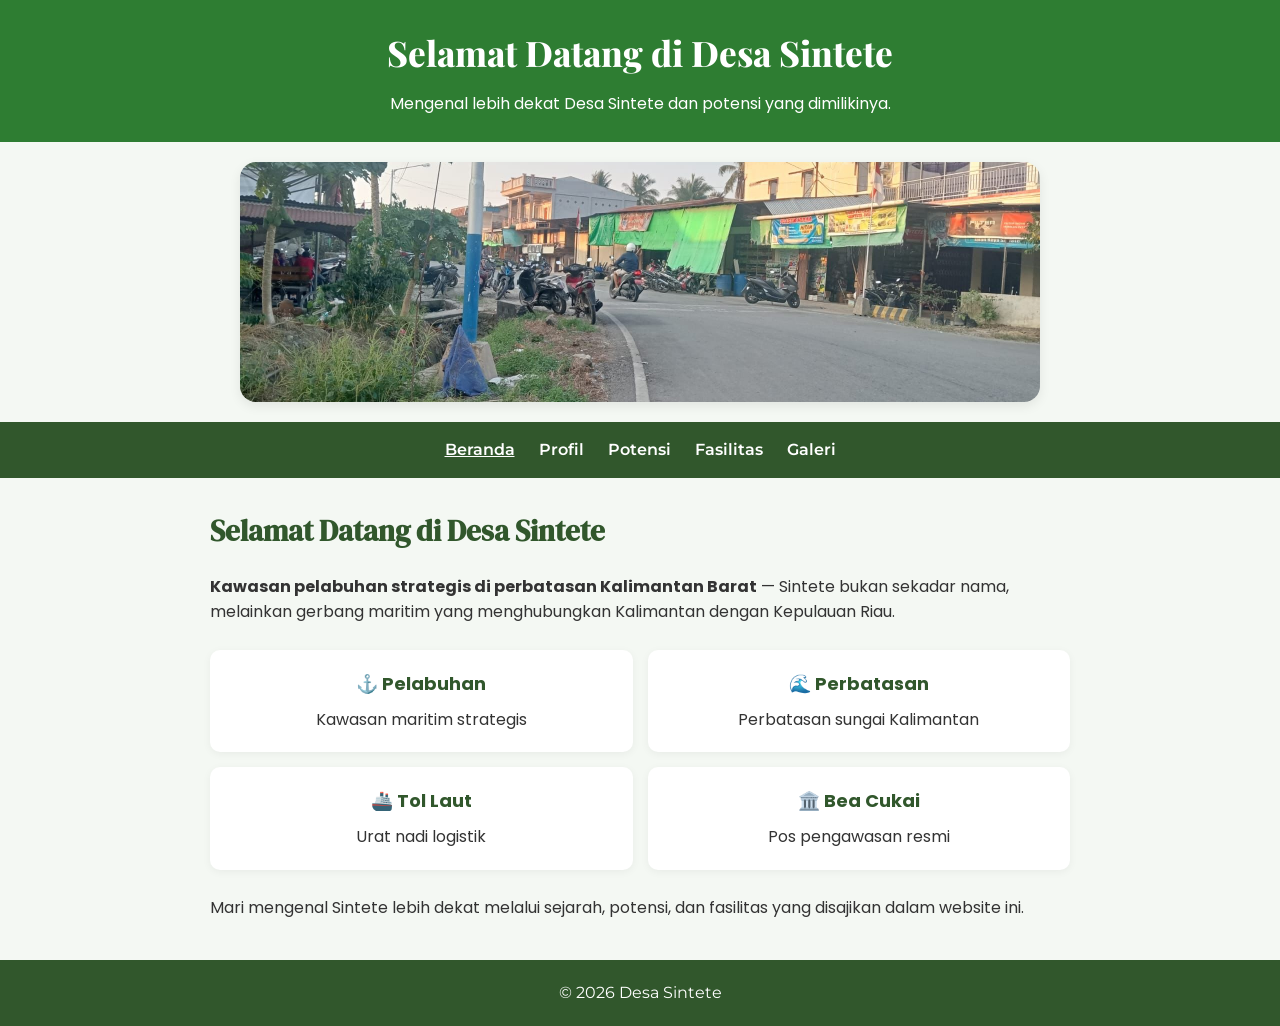
<file: index.html>
<!DOCTYPE html>
<html lang="id">
<head>
    <meta charset="UTF-8">
    <meta name="viewport" content="width=device-width, initial-scale=1.0">

    <title>Desa Sintete</title>

    <!-- GOOGLE FONTS -->
    <link rel="preconnect" href="https://fonts.googleapis.com">
    <link rel="preconnect" href="https://fonts.gstatic.com" crossorigin>

    <link href="https://fonts.googleapis.com/css2?family=DM+Serif+Display:ital@0;1&family=Montserrat:wght@500;600;700;800&family=Playfair+Display:wght@600;700;800&family=Poppins:wght@400;500;600;700;800&display=swap" rel="stylesheet">

    <!-- CSS WEBSITE -->
    <link rel="stylesheet" href="style.css">
</head>

<body>

    <!-- ===== HEADER ===== -->

    <header>
        <h1>Selamat Datang di Desa Sintete</h1>
        <p>Mengenal lebih dekat Desa Sintete dan potensi yang dimilikinya.</p>
    </header>

    <!-- ===== FOTO BERANDA ===== -->

    <img 
        src="images/jalan_masuk_sintete.jpg" 
        alt="Jalan Masuk Kawasan Sintete"
        style="width:90%; max-width:800px; height:240px; object-fit:cover; border-radius:16px; margin:20px auto; display:block; box-shadow:0 4px 12px rgba(0,0,0,0.08);"
    >

    <!-- ===== NAVIGASI ===== -->

    <nav>
        <a href="index.html" class="active">Beranda</a>
        <a href="profil.html">Profil</a>
        <a href="potensi.html">Potensi</a>
        <a href="fasilitas.html">Fasilitas</a>
        <a href="galeri.html">Galeri</a>
    </nav>

    <!-- ===== ISI UTAMA ===== -->

    <main>

        <h2>Selamat Datang di Desa Sintete</h2>

        <p>
            <strong>Kawasan pelabuhan strategis di perbatasan Kalimantan Barat</strong>
            — Sintete bukan sekadar nama, melainkan gerbang maritim yang menghubungkan
            Kalimantan dengan Kepulauan Riau.
        </p>

        <!-- ===== KOTAK INFORMASI ===== -->

        <div style="display: grid; grid-template-columns: 1fr 1fr; gap: 15px; margin: 25px 0;">

            <!-- PELABUHAN -->
            <a href="profil.html#foto-pelabuhan" style="text-decoration: none; background: white; padding: 20px; border-radius: 10px; text-align: center; box-shadow: 0 2px 8px rgba(0,0,0,0.05); color: inherit; display: block;">

                <h3 style="color: #31572c; font-size: 18px; margin-bottom: 8px;">
                    ⚓ Pelabuhan
                </h3>

                <p>Kawasan maritim strategis</p>

            </a>


            <!-- PERBATASAN -->
            <a href="profil.html#foto-perbatasan" style="text-decoration: none; background: white; padding: 20px; border-radius: 10px; text-align: center; box-shadow: 0 2px 8px rgba(0,0,0,0.05); color: inherit; display: block;">

                <h3 style="color: #31572c; font-size: 18px; margin-bottom: 8px;">
                    🌊 Perbatasan
                </h3>

                <p>Perbatasan sungai Kalimantan</p>

            </a>


            <!-- TOL LAUT -->
            <a href="potensi.html#foto-tol-laut" style="text-decoration: none; background: white; padding: 20px; border-radius: 10px; text-align: center; box-shadow: 0 2px 8px rgba(0,0,0,0.05); color: inherit; display: block;">

                <h3 style="color: #31572c; font-size: 18px; margin-bottom: 8px;">
                    🚢 Tol Laut
                </h3>

                <p>Urat nadi logistik</p>

            </a>


            <!-- BEA CUKAI -->
            <a href="profil.html#foto-bea-cukai" style="text-decoration: none; background: white; padding: 20px; border-radius: 10px; text-align: center; box-shadow: 0 2px 8px rgba(0,0,0,0.05); color: inherit; display: block;">

                <h3 style="color: #31572c; font-size: 18px; margin-bottom: 8px;">
                    🏛️ Bea Cukai
                </h3>

                <p>Pos pengawasan resmi</p>

            </a>

        </div>

        <p>
            Mari mengenal Sintete lebih dekat melalui sejarah, potensi, dan fasilitas
            yang disajikan dalam website ini.
        </p>

    </main>

    <!-- ===== FOOTER ===== -->

    <footer>
        <p>&copy; 2026 Desa Sintete</p>
    </footer>

</body>
</html>
</file>
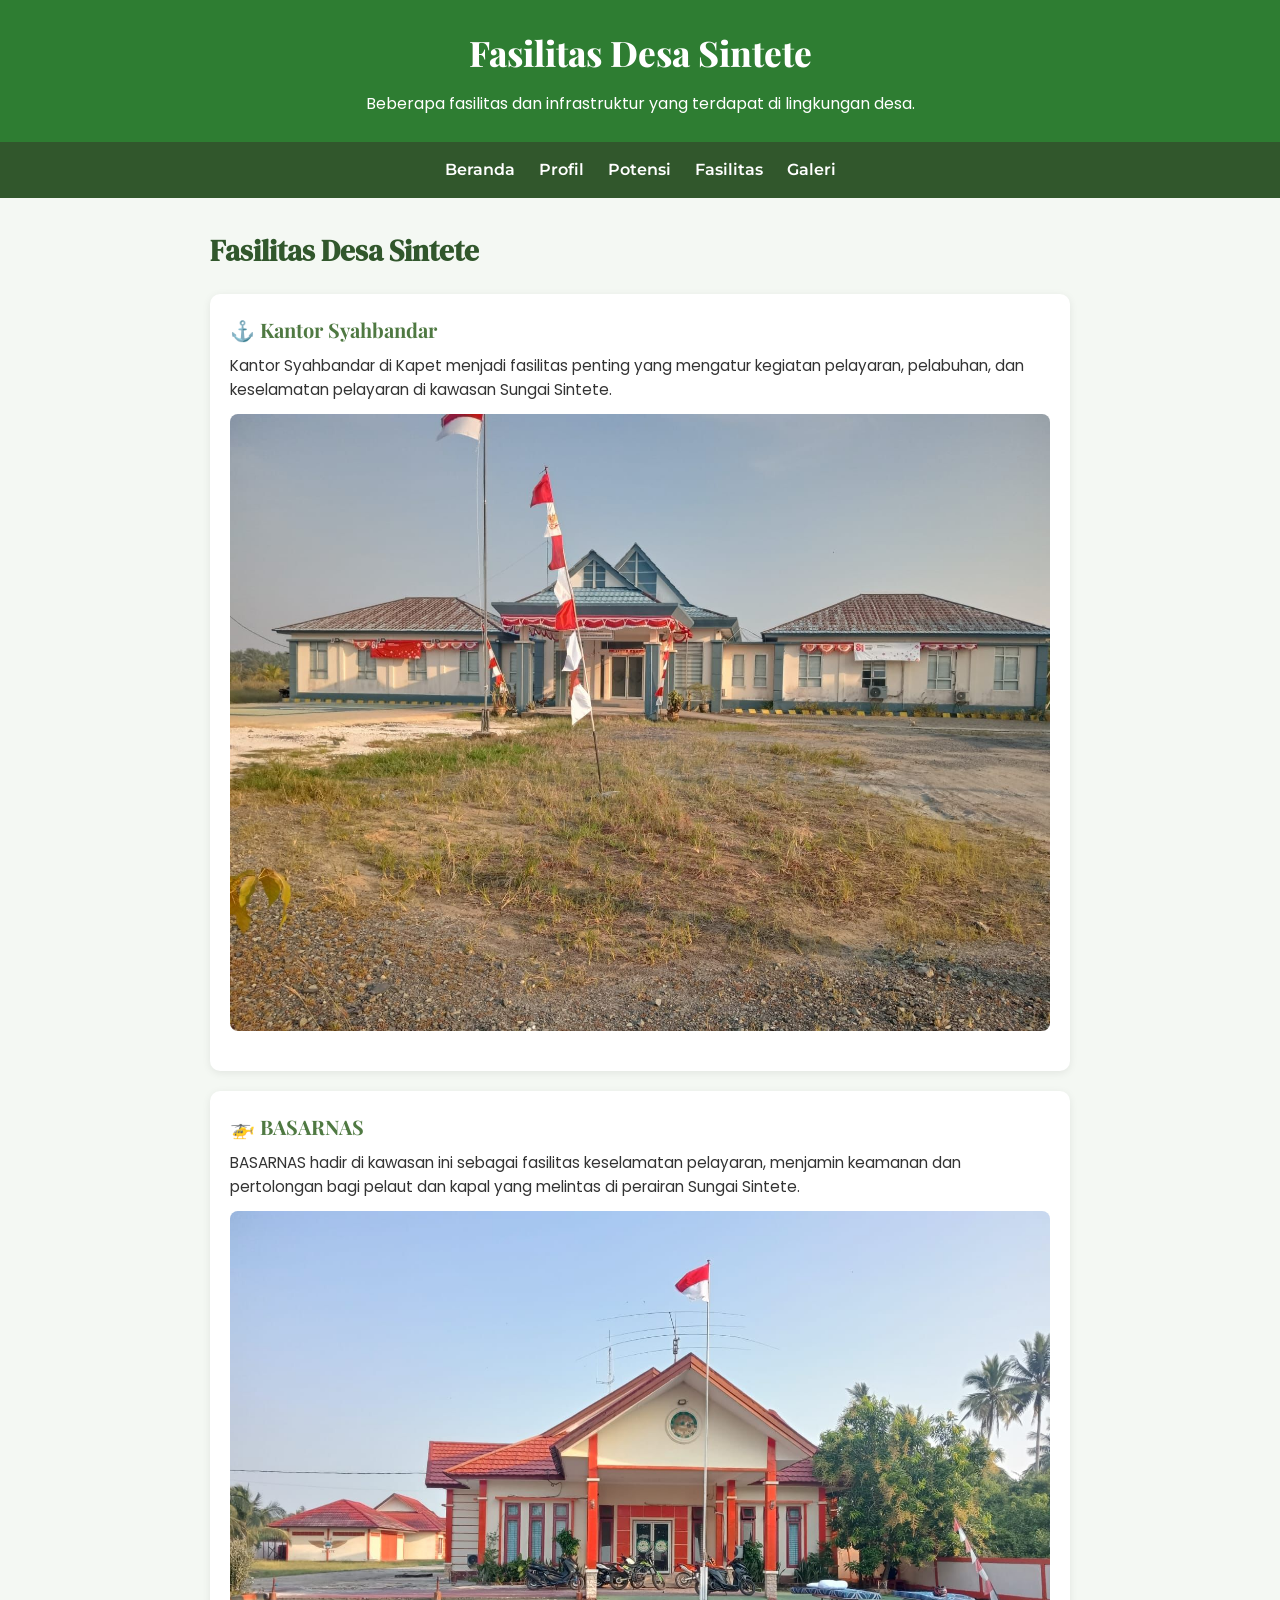
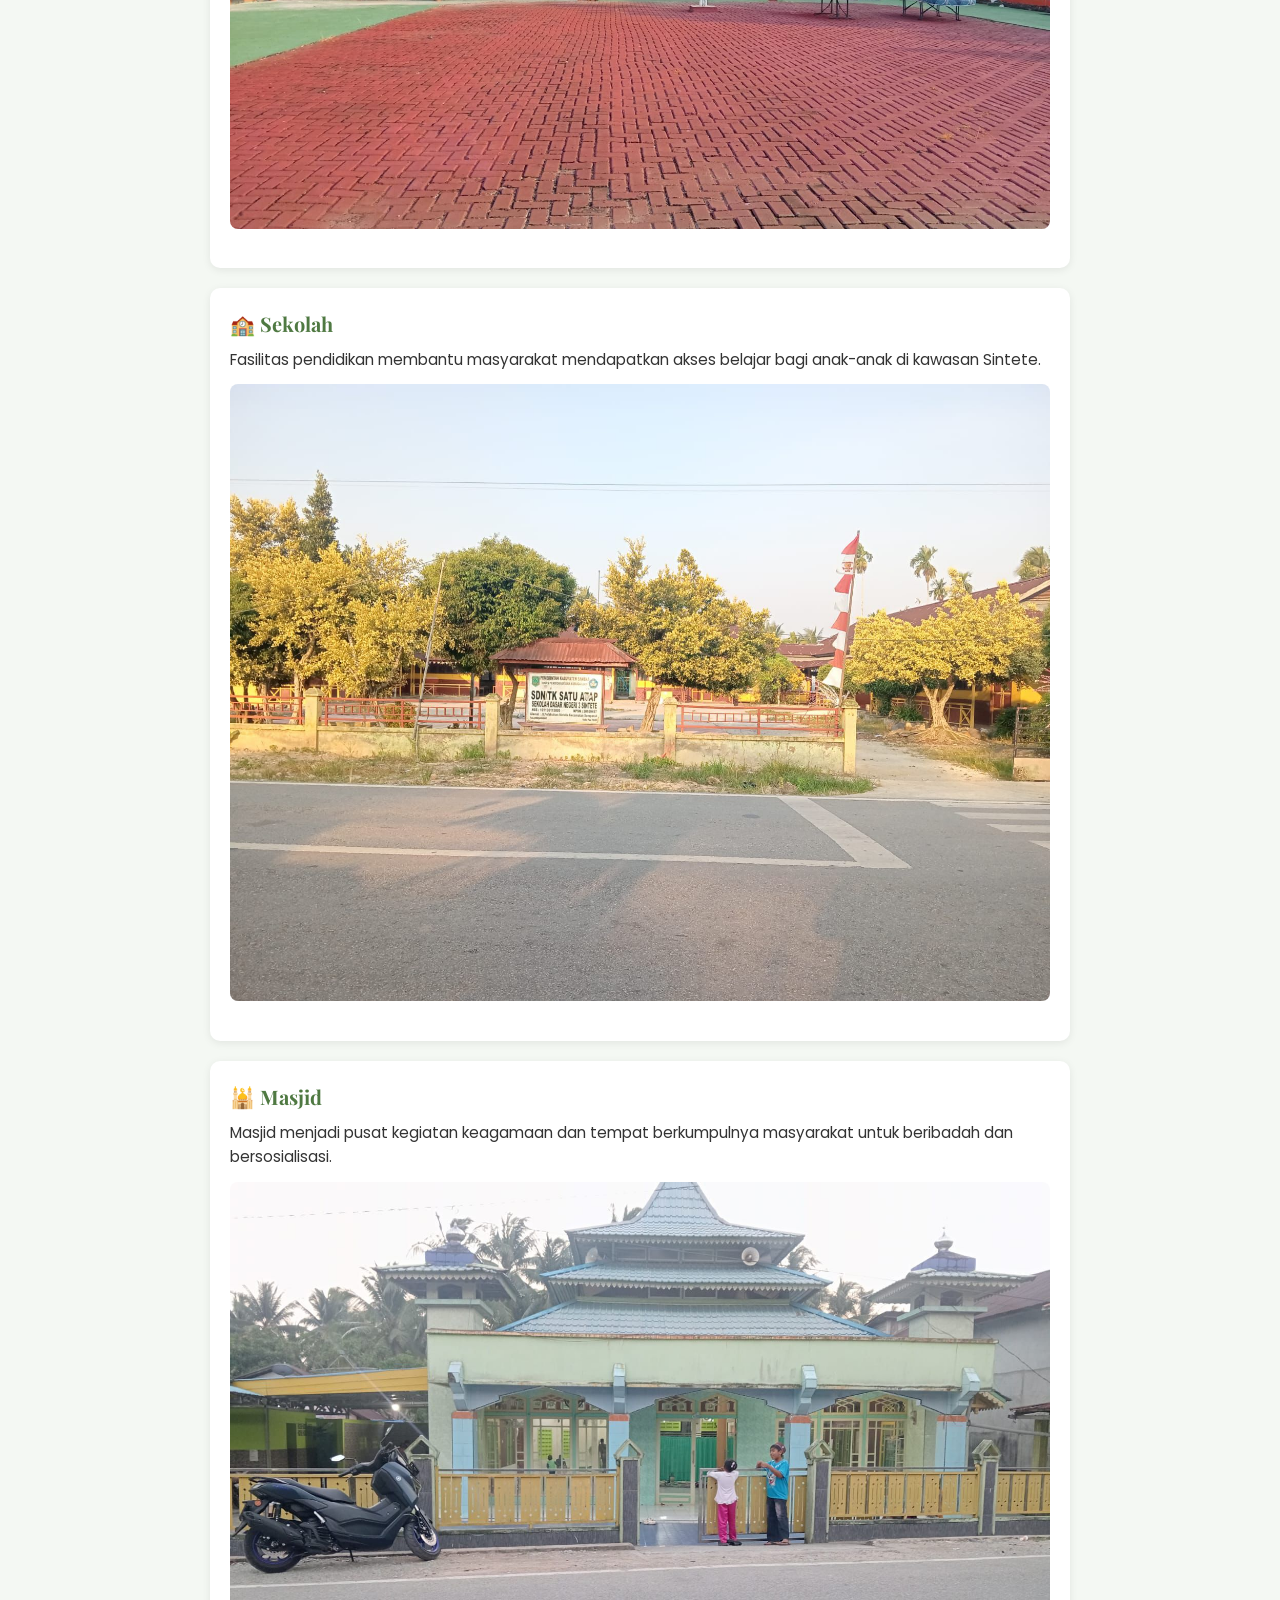
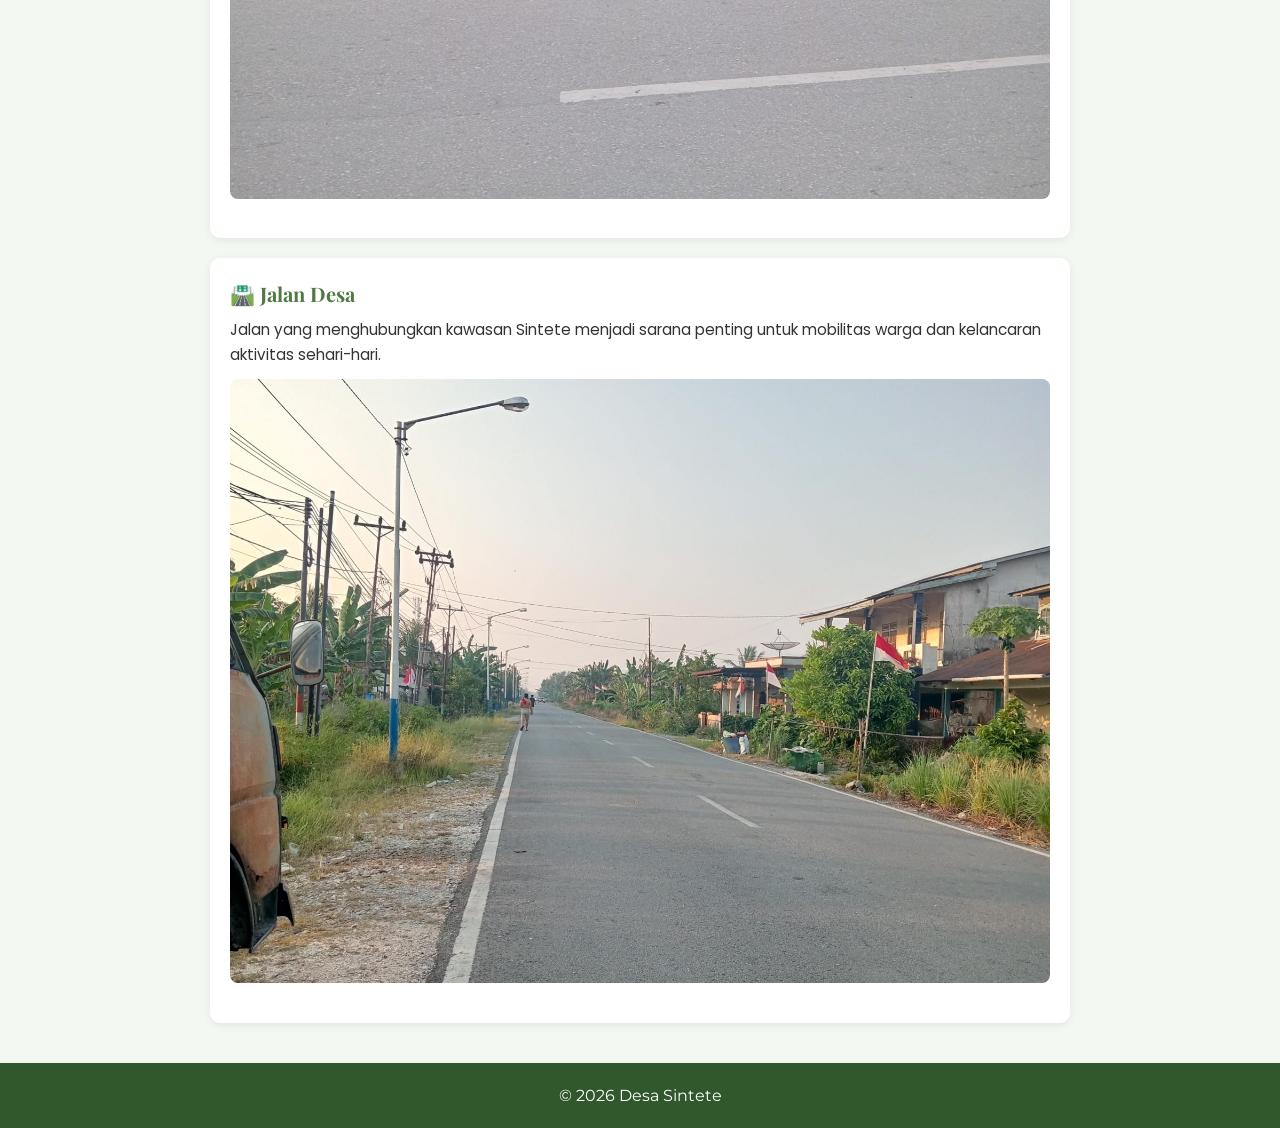
<file: fasilitas.html>
<!DOCTYPE html>
<html lang="id">
<head>
    <meta charset="UTF-8">
    <meta name="viewport" content="width=device-width, initial-scale=1.0">
    <title>Fasilitas Desa Sintete</title>

    <!-- GOOGLE FONTS -->
    <link rel="preconnect" href="https://fonts.googleapis.com">
    <link rel="preconnect" href="https://fonts.gstatic.com" crossorigin>

    <link href="https://fonts.googleapis.com/css2?family=DM+Serif+Display:ital@0;1&family=Montserrat:wght@500;600;700;800&family=Playfair+Display:wght@600;700;800&family=Poppins:wght@400;500;600;700;800&display=swap" rel="stylesheet">

    <!-- CSS WEBSITE -->
    <link rel="stylesheet" href="style.css">
</head>

<body>

    <header>
        <h1>Fasilitas Desa Sintete</h1>
        <p>Beberapa fasilitas dan infrastruktur yang terdapat di lingkungan desa.</p>
    </header>

    <nav>
        <a href="index.html">Beranda</a>
        <a href="profil.html">Profil</a>
        <a href="potensi.html">Potensi</a>
        <a href="fasilitas.html">Fasilitas</a>
        <a href="galeri.html">Galeri</a>
    </nav>

<main>
    <h2>Fasilitas Desa Sintete</h2>

    <section>
        <h3>⚓ Kantor Syahbandar</h3>
        <p>Kantor Syahbandar di Kapet menjadi fasilitas penting yang mengatur kegiatan pelayaran, pelabuhan, dan keselamatan pelayaran di kawasan Sungai Sintete.</p>
        <img src="images/kantor_syahbandar.jpg" alt="Kantor Syahbandar Sintete" style="width:100%; border-radius:8px; margin:12px 0;">
    </section>

    <section>
        <h3>🚁 BASARNAS</h3>
        <p>BASARNAS hadir di kawasan ini sebagai fasilitas keselamatan pelayaran, menjamin keamanan dan pertolongan bagi pelaut dan kapal yang melintas di perairan Sungai Sintete.</p>
        <img src="images/basarnas.jpg" alt="BASARNAS Sintete" style="width:100%; border-radius:8px; margin:12px 0;">
    </section>

    <section>
        <h3>🏫 Sekolah</h3>
        <p>Fasilitas pendidikan membantu masyarakat mendapatkan akses belajar bagi anak-anak di kawasan Sintete.</p>
        <img src="images/sekolah.jpg" alt="Sekolah di Sintete" style="width:100%; border-radius:8px; margin:12px 0;">
    </section>

    <section>
        <h3>🕌 Masjid</h3>
        <p>Masjid menjadi pusat kegiatan keagamaan dan tempat berkumpulnya masyarakat untuk beribadah dan bersosialisasi.</p>
        <img src="images/masjid.jpg" alt="Masjid Sintete" style="width:100%; border-radius:8px; margin:12px 0;">
    </section>

    <section>
        <h3>🛣️ Jalan Desa</h3>
        <p>Jalan yang menghubungkan kawasan Sintete menjadi sarana penting untuk mobilitas warga dan kelancaran aktivitas sehari-hari.</p>
        <img src="images/jalan_sintete.jpg" alt="Jalan Sintete" style="width:100%; border-radius:8px; margin:12px 0;">
    </section>
</main>

    <footer>
        <p>&copy; 2026 Desa Sintete</p>
    </footer>

</body>
</html>
</file>
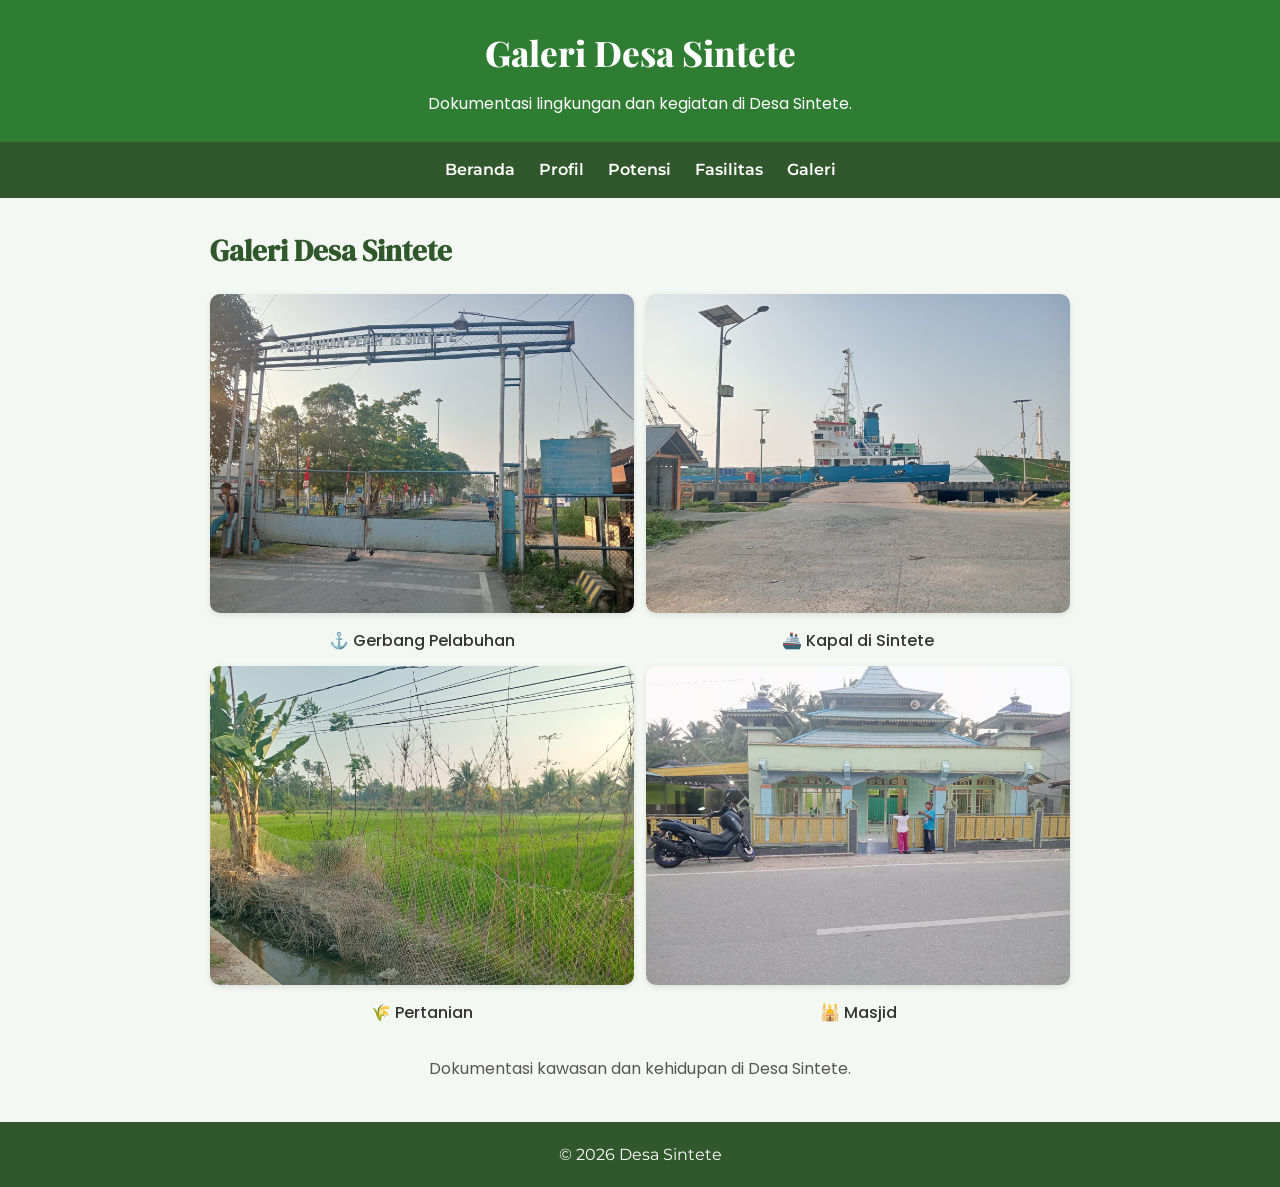
<file: galeri.html>
<!DOCTYPE html>
<html lang="id">
<head>
    <meta charset="UTF-8">
    <meta name="viewport" content="width=device-width, initial-scale=1.0">
    <title>Galeri Desa Sintete</title>

    <!-- GOOGLE FONTS -->
    <link rel="preconnect" href="https://fonts.googleapis.com">
    <link rel="preconnect" href="https://fonts.gstatic.com" crossorigin>

    <link href="https://fonts.googleapis.com/css2?family=DM+Serif+Display:ital@0;1&family=Montserrat:wght@500;600;700;800&family=Playfair+Display:wght@600;700;800&family=Poppins:wght@400;500;600;700;800&display=swap" rel="stylesheet">

    <!-- CSS WEBSITE -->
    <link rel="stylesheet" href="style.css">
</head>

<body>

    <header>
        <h1>Galeri Desa Sintete</h1>
        <p>Dokumentasi lingkungan dan kegiatan di Desa Sintete.</p>
    </header>

    <nav>
        <a href="index.html">Beranda</a>
        <a href="profil.html">Profil</a>
        <a href="potensi.html">Potensi</a>
        <a href="fasilitas.html">Fasilitas</a>
        <a href="galeri.html">Galeri</a>
    </nav>

    <main>
        <h2>Galeri Desa Sintete</h2>

        <div style="display: grid; grid-template-columns: 1fr 1fr; gap: 12px; margin-top: 20px;">

            <div style="text-align: center;">
                <img src="images/gerbang-pelabuhan.jpg"
                     alt="Gerbang Pelabuhan Sintete"
                     style="width:100%; border-radius:10px; box-shadow: 0 2px 6px rgba(0,0,0,0.1);">
                <p style="margin-top: 8px; font-weight: 500;">⚓ Gerbang Pelabuhan</p>
            </div>

            <div style="text-align: center;">
                <img src="images/kapal2_sintete.jpg"
                     alt="Kapal di Pelabuhan Sintete"
                     style="width:100%; border-radius:10px; box-shadow: 0 2px 6px rgba(0,0,0,0.1);">
                <p style="margin-top: 8px; font-weight: 500;">🚢 Kapal di Sintete</p>
            </div>

            <div style="text-align: center;">
                <img src="images/pertanian_2.jpg"
                     alt="Kegiatan Pertanian Sintete"
                     style="width:100%; border-radius:10px; box-shadow: 0 2px 6px rgba(0,0,0,0.1);">
                <p style="margin-top: 8px; font-weight: 500;">🌾 Pertanian</p>
            </div>

            <div style="text-align: center;">
                <img src="images/masjid.jpg"
                     alt="Masjid di Kawasan Sintete"
                     style="width:100%; border-radius:10px; box-shadow: 0 2px 6px rgba(0,0,0,0.1);">
                <p style="margin-top: 8px; font-weight: 500;">🕌 Masjid</p>
            </div>

        </div>

        <p style="text-align: center; margin-top: 30px; color: #555;">
            Dokumentasi kawasan dan kehidupan di Desa Sintete.
        </p>
    </main>

    <footer>
        <p>&copy; 2026 Desa Sintete</p>
    </footer>

</body>
</html>
</file>
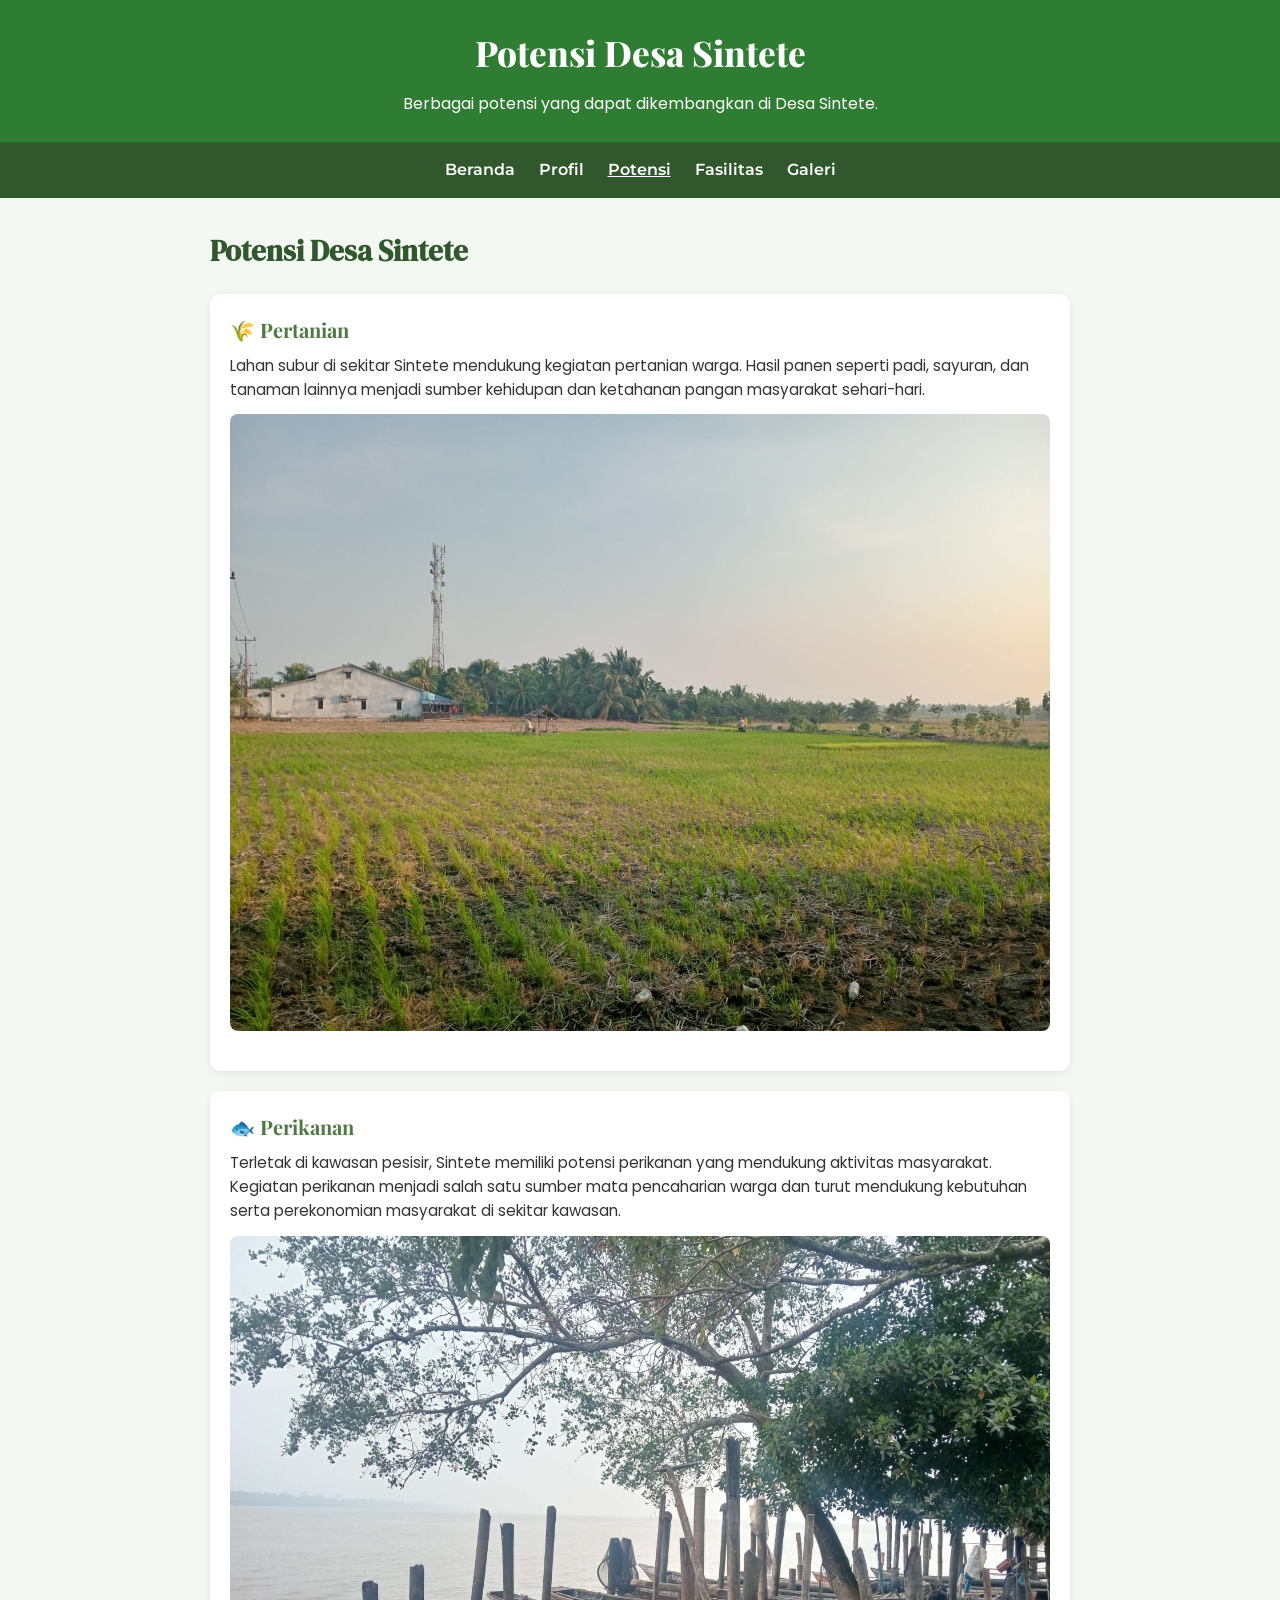
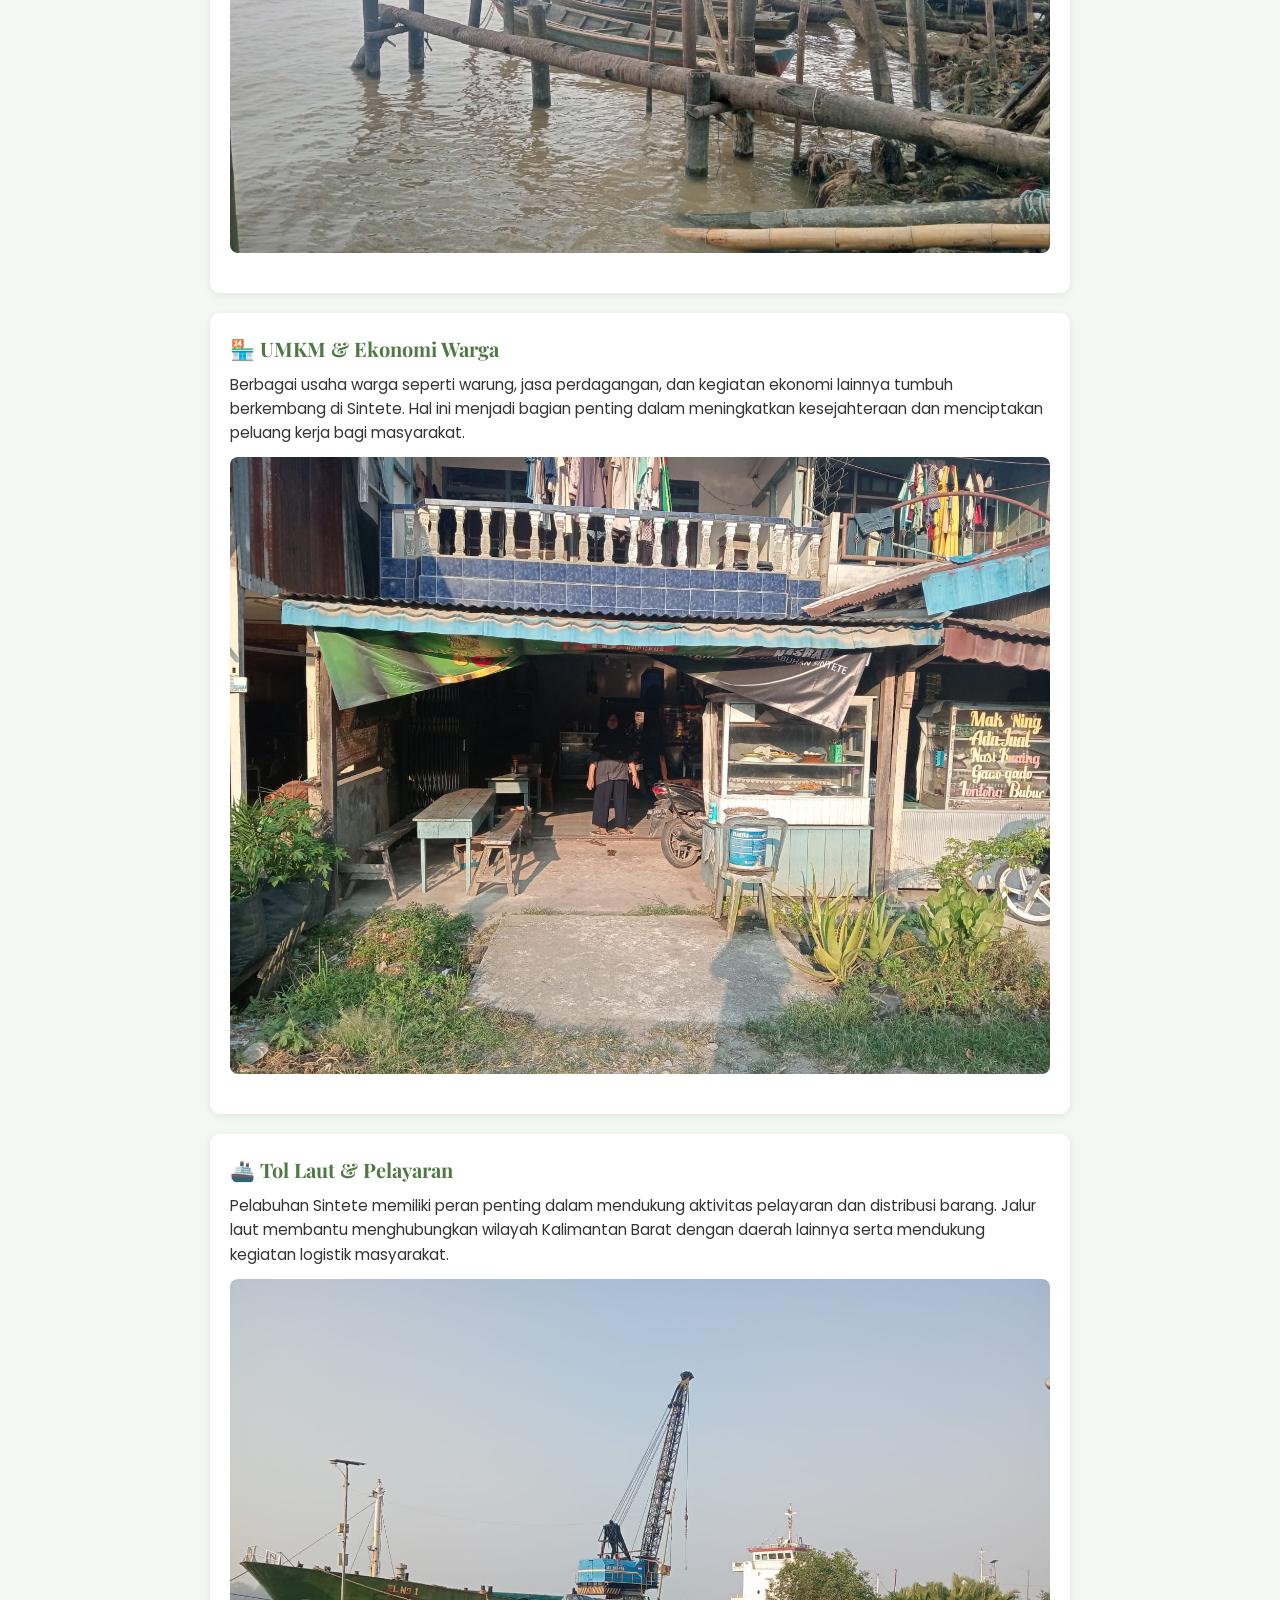
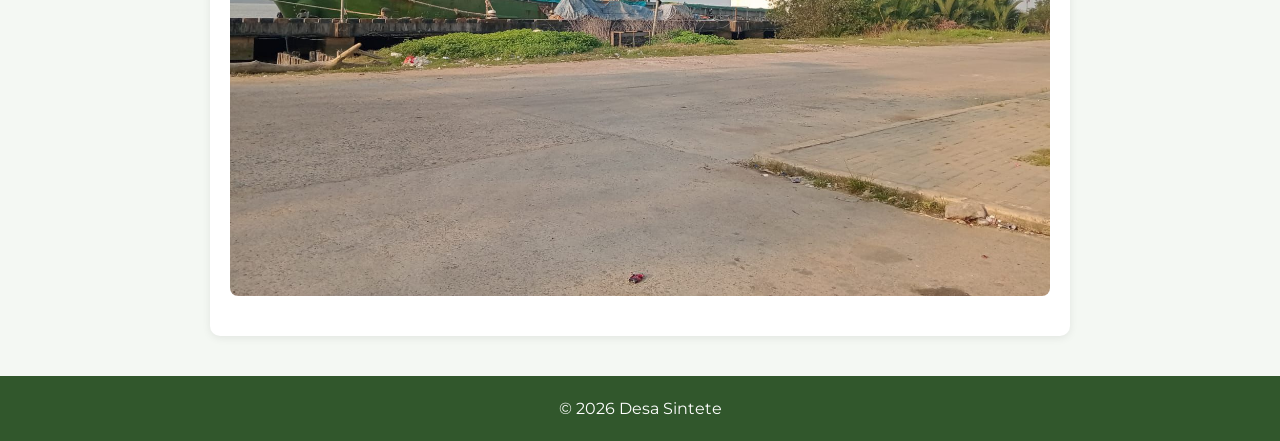
<file: potensi.html>
<!DOCTYPE html>
<html lang="id">

<head>
    <meta charset="UTF-8">
    <meta name="viewport" content="width=device-width, initial-scale=1.0">

    <title>Potensi Desa Sintete</title>

    <!-- GOOGLE FONTS -->
    <link rel="preconnect" href="https://fonts.googleapis.com">
    <link rel="preconnect" href="https://fonts.gstatic.com" crossorigin>

    <link href="https://fonts.googleapis.com/css2?family=DM+Serif+Display:ital@0;1&family=Montserrat:wght@500;600;700;800&family=Playfair+Display:wght@600;700;800&family=Poppins:wght@400;500;600;700;800&display=swap"
        rel="stylesheet">

    <!-- CSS WEBSITE -->
    <link rel="stylesheet" href="style.css">
</head>

<body>

    <!-- ===== HEADER ===== -->

    <header>
        <h1>Potensi Desa Sintete</h1>
        <p>Berbagai potensi yang dapat dikembangkan di Desa Sintete.</p>
    </header>


    <!-- ===== NAVIGASI ===== -->

    <nav>
        <a href="index.html">Beranda</a>
        <a href="profil.html">Profil</a>
        <a href="potensi.html" class="active">Potensi</a>
        <a href="fasilitas.html">Fasilitas</a>
        <a href="galeri.html">Galeri</a>
    </nav>


    <!-- ===== ISI UTAMA ===== -->

    <main>

        <h2>Potensi Desa Sintete</h2>


        <!-- ===== PERTANIAN ===== -->

        <section>

            <h3>🌾 Pertanian</h3>

            <p>
                Lahan subur di sekitar Sintete mendukung kegiatan pertanian
                warga. Hasil panen seperti padi, sayuran, dan tanaman lainnya
                menjadi sumber kehidupan dan ketahanan pangan masyarakat
                sehari-hari.
            </p>

            <img
                src="images/pertanian.jpg"
                alt="Kegiatan Pertanian Warga Sintete"
                style="width:100%; border-radius:8px; margin:12px 0;"
            >

        </section>


        <!-- ===== PERIKANAN ===== -->

        <section>

            <h3>🐟 Perikanan</h3>

            <p>
                Terletak di kawasan pesisir, Sintete memiliki potensi
                perikanan yang mendukung aktivitas masyarakat. Kegiatan
                perikanan menjadi salah satu sumber mata pencaharian warga
                dan turut mendukung kebutuhan serta perekonomian masyarakat
                di sekitar kawasan.
            </p>

            <img
                src="images/perahu_nelayan.jpg"
                alt="Perahu nelayan di perairan Sintete"
                style="width:100%; border-radius:8px; margin:12px 0;"
            >

        </section>


        <!-- ===== UMKM ===== -->

        <section>

            <h3>🏪 UMKM & Ekonomi Warga</h3>

            <p>
                Berbagai usaha warga seperti warung, jasa perdagangan,
                dan kegiatan ekonomi lainnya tumbuh berkembang di Sintete.
                Hal ini menjadi bagian penting dalam meningkatkan
                kesejahteraan dan menciptakan peluang kerja bagi masyarakat.
            </p>

            <img
                src="images/warung_umkm.jpg"
                alt="Usaha Warga Sintete"
                style="width:100%; border-radius:8px; margin:12px 0;"
            >

        </section>


        <!-- ===== TOL LAUT ===== -->

        <section>

            <h3>🚢 Tol Laut & Pelayaran</h3>

            <p>
                Pelabuhan Sintete memiliki peran penting dalam mendukung
                aktivitas pelayaran dan distribusi barang. Jalur laut
                membantu menghubungkan wilayah Kalimantan Barat dengan
                daerah lainnya serta mendukung kegiatan logistik masyarakat.
            </p>

            <img
                id="foto-tol-laut"
                src="images/kapal_1.jpg"
                alt="Kapal di kawasan perairan Sintete"
                style="width:100%; border-radius:8px; margin:12px 0;"
            >

        </section>

    </main>


    <!-- ===== FOOTER ===== -->

    <footer>
        <p>&copy; 2026 Desa Sintete</p>
    </footer>

</body>

</html>
</file>
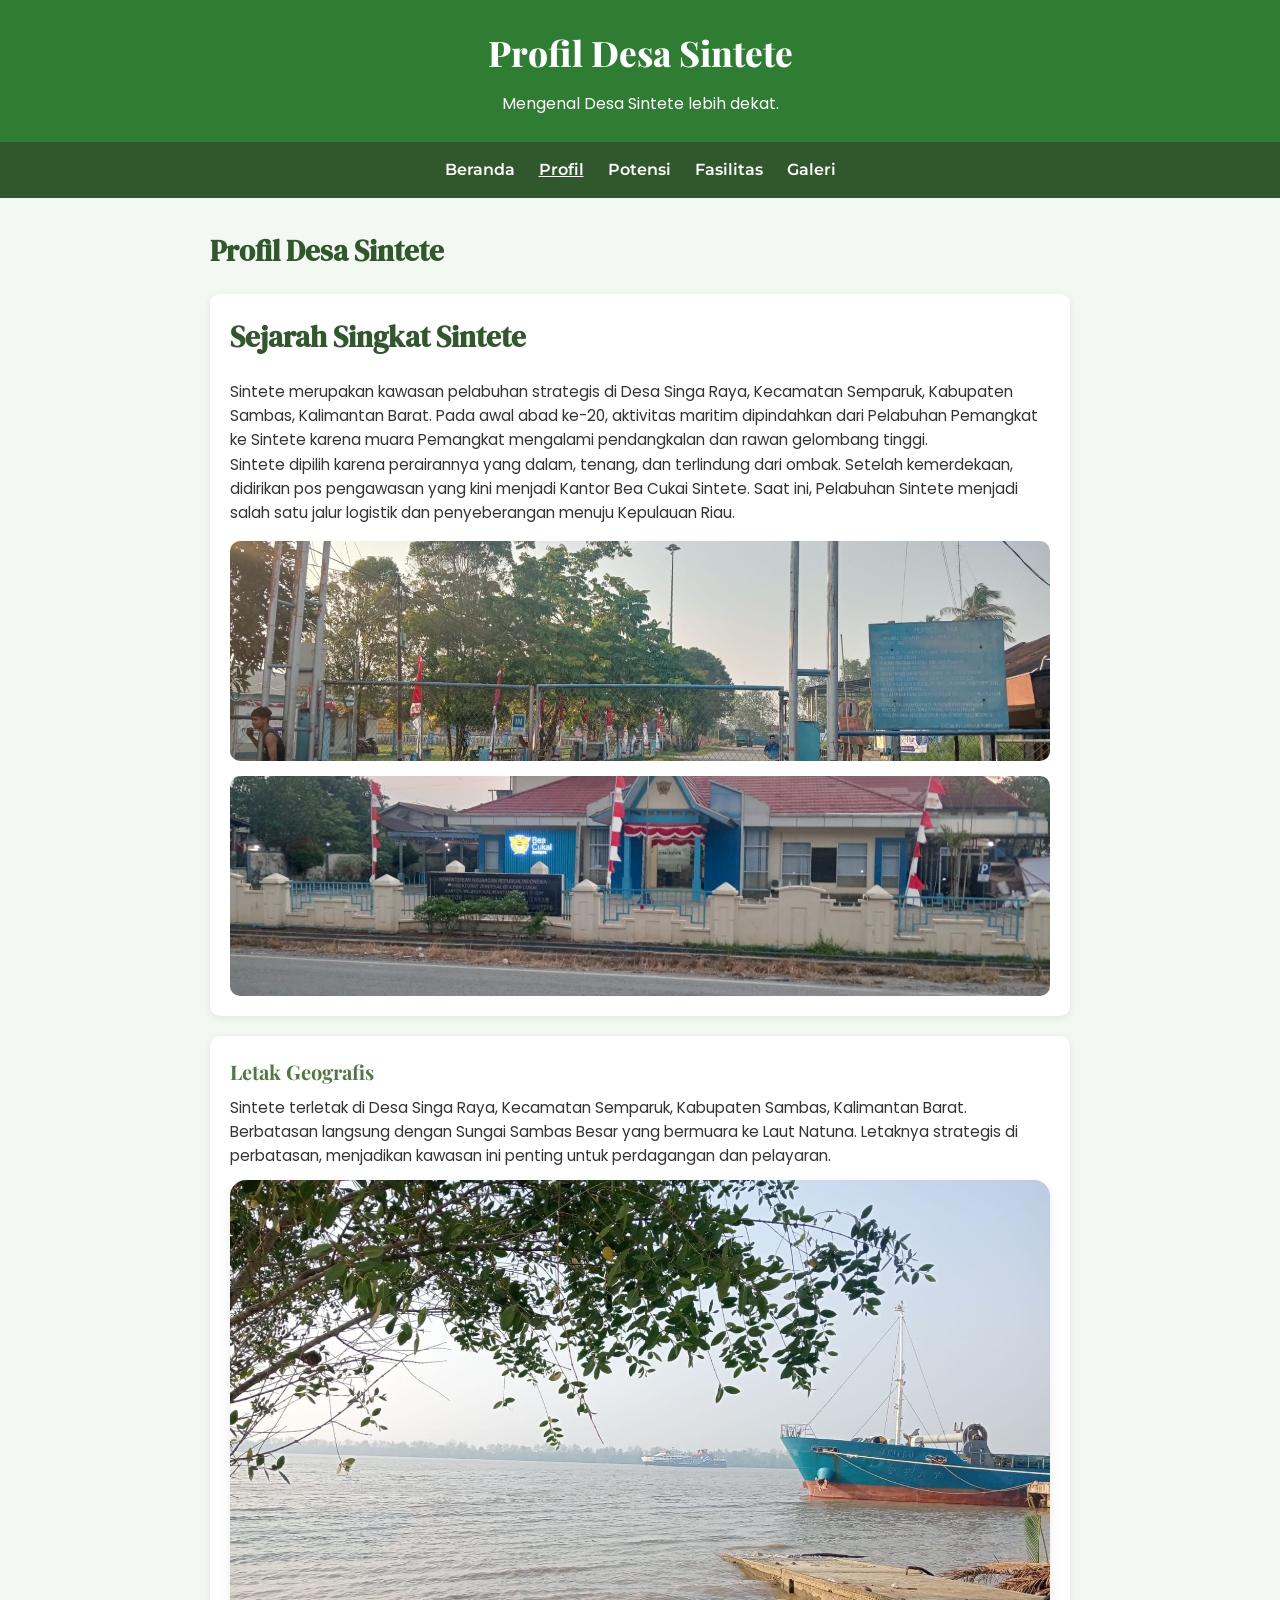
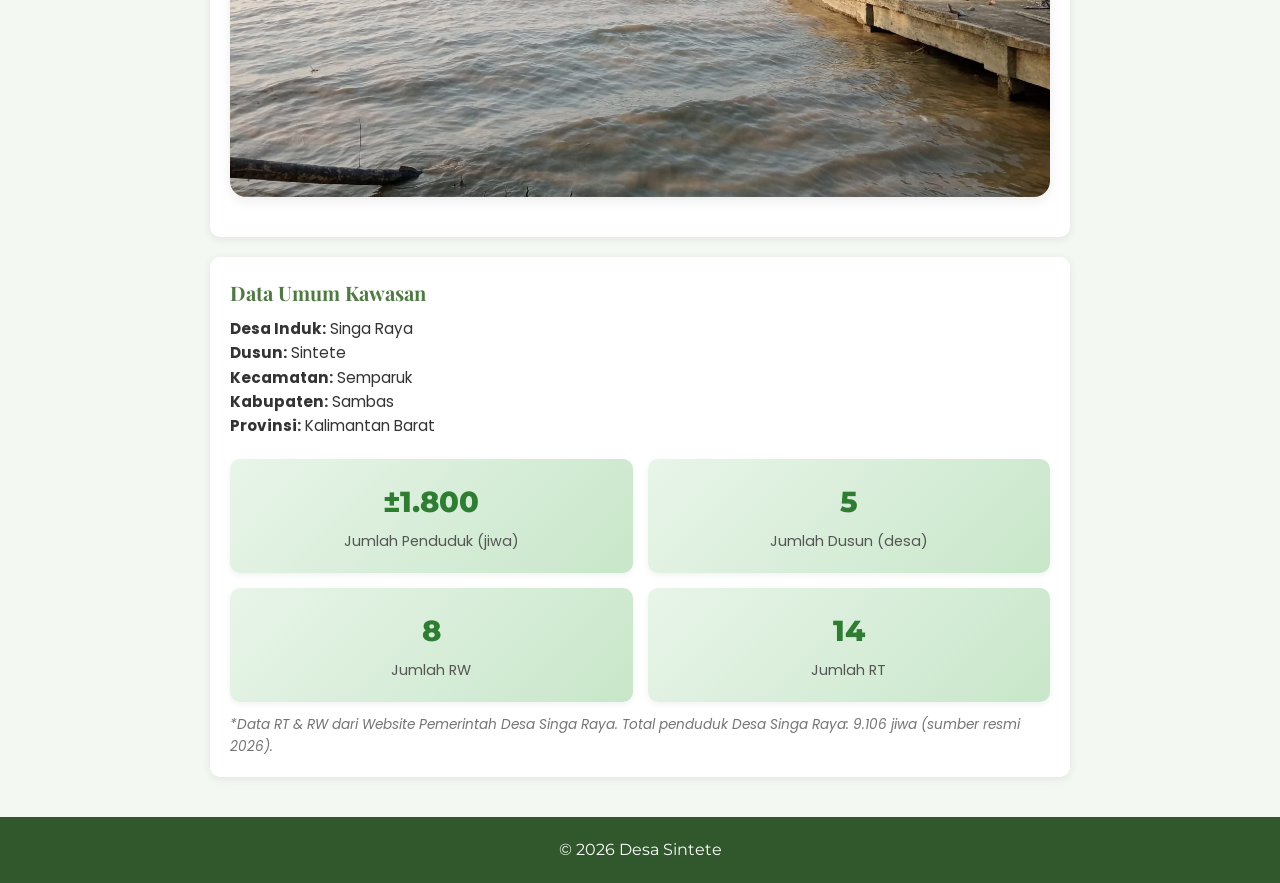
<file: profil.html>
<!DOCTYPE html>
<html lang="id">
<head>
    <meta charset="UTF-8">
    <meta name="viewport" content="width=device-width, initial-scale=1.0">
    <title>Profil Desa Sintete</title>

    <!-- GOOGLE FONTS -->
    <link rel="preconnect" href="https://fonts.googleapis.com">
    <link rel="preconnect" href="https://fonts.gstatic.com" crossorigin>

    <link href="https://fonts.googleapis.com/css2?family=DM+Serif+Display:ital@0;1&family=Montserrat:wght@500;600;700;800&family=Playfair+Display:wght@600;700;800&family=Poppins:wght@400;500;600;700;800&display=swap" rel="stylesheet">

    <!-- CSS WEBSITE -->
    <link rel="stylesheet" href="style.css">
</head>

<body>

    <header>
        <h1>Profil Desa Sintete</h1>
        <p>Mengenal Desa Sintete lebih dekat.</p>
    </header>

    <nav>
        <a href="index.html">Beranda</a>
        <a href="profil.html" class="active">Profil</a>
        <a href="potensi.html">Potensi</a>
        <a href="fasilitas.html">Fasilitas</a>
        <a href="galeri.html">Galeri</a>
    </nav>

    <main>

        <h2>Profil Desa Sintete</h2>

        <section id="sejarah">

            <h2>Sejarah Singkat Sintete</h2>

            <p>
                Sintete merupakan kawasan pelabuhan strategis di Desa Singa Raya,
                Kecamatan Semparuk, Kabupaten Sambas, Kalimantan Barat.
                Pada awal abad ke-20, aktivitas maritim dipindahkan dari
                Pelabuhan Pemangkat ke Sintete karena muara Pemangkat mengalami
                pendangkalan dan rawan gelombang tinggi.
            </p>

            <p>
                Sintete dipilih karena perairannya yang dalam, tenang, dan
                terlindung dari ombak. Setelah kemerdekaan, didirikan pos
                pengawasan yang kini menjadi Kantor Bea Cukai Sintete.
                Saat ini, Pelabuhan Sintete menjadi salah satu jalur logistik
                dan penyeberangan menuju Kepulauan Riau.
            </p>

            <div class="foto-sejarah">

                <!-- FOTO PELABUHAN -->
                <img
                    id="foto-pelabuhan"
                    src="images/gerbang-pelabuhan.jpg"
                    alt="Gerbang Pelabuhan Sungai Sintete"
                >

                <!-- FOTO BEA CUKAI -->
                <img
                    id="foto-bea-cukai"
                    src="images/bea-cukai.jpg"
                    alt="Kantor Bea Cukai Sintete"
                >

            </div>

        </section>


        <section>

            <h3>Letak Geografis</h3>

            <p>
                Sintete terletak di Desa Singa Raya, Kecamatan Semparuk,
                Kabupaten Sambas, Kalimantan Barat. Berbatasan langsung
                dengan Sungai Sambas Besar yang bermuara ke Laut Natuna.
                Letaknya strategis di perbatasan, menjadikan kawasan ini
                penting untuk perdagangan dan pelayaran.
            </p>

            <!-- FOTO SUNGAI -->
            <img
                id="foto-perbatasan"
                src="images/foto_sungai.jpg"
                alt="Pemandangan Sungai Sintete"
                style="width:100%; max-width:860px; border-radius:16px; margin:12px 0; box-shadow:0 4px 12px rgba(0,0,0,0.08);"
            >

        </section>


        <section>

            <h3>Data Umum Kawasan</h3>

            <p><strong>Desa Induk:</strong> Singa Raya</p>
            <p><strong>Dusun:</strong> Sintete</p>
            <p><strong>Kecamatan:</strong> Semparuk</p>
            <p><strong>Kabupaten:</strong> Sambas</p>
            <p><strong>Provinsi:</strong> Kalimantan Barat</p>

            <div class="data-grid">

                <div class="data-box">
                    <div class="angka">±1.800</div>
                    <div class="label">Jumlah Penduduk (jiwa)</div>
                </div>

                <div class="data-box">
                    <div class="angka">5</div>
                    <div class="label">Jumlah Dusun (desa)</div>
                </div>

                <div class="data-box">
                    <div class="angka">8</div>
                    <div class="label">Jumlah RW</div>
                </div>

                <div class="data-box">
                    <div class="angka">14</div>
                    <div class="label">Jumlah RT</div>
                </div>

            </div>

            <p class="keterangan-kecil">
                *Data RT & RW dari Website Pemerintah Desa Singa Raya.
                Total penduduk Desa Singa Raya: 9.106 jiwa
                (sumber resmi 2026).
            </p>

        </section>

    </main>

    <footer>
        <p>&copy; 2026 Desa Sintete</p>
    </footer>

</body>
</html>
</file>
<file: style.css>
* {
    margin: 0;
    padding: 0;
    box-sizing: border-box;
}

body {
    font-family: "Poppins", sans-serif;
    background-color: #f4f8f3;
    color: #333;
    line-height: 1.6;
}

/* ===== HEADER ===== */

header {
    background-color: #2e7d32;
    color: white;
    padding: 25px 20px;
    text-align: center;
}

header h1 {
    font-family: "Playfair Display", serif;
    font-size: 2.2rem;
    font-weight: 800;
    margin-bottom: 10px;
}

header p {
    font-family: "Poppins", sans-serif;
}

/* ===== NAVIGASI ===== */

nav {
    background-color: #31572c;
    text-align: center;
    padding: 15px;
}

nav a {
    font-family: "Montserrat", sans-serif;
    color: white;
    text-decoration: none;
    margin: 0 10px;
    font-weight: 600;
}

nav a:hover,
nav a.active {
    text-decoration: underline;
}

/* ===== ISI UTAMA ===== */

main {
    max-width: 900px;
    margin: 30px auto;
    padding: 0 20px;
}

main h2 {
    font-family: "DM Serif Display", serif;
    color: #31572c;
    font-size: 1.8rem;
    margin-bottom: 20px;
}

main p {
    font-family: "Poppins", sans-serif;
}

/* ===== SECTION ===== */

section {
    background-color: white;
    padding: 20px;
    margin-bottom: 20px;
    border-radius: 10px;
    box-shadow: 0 2px 8px rgba(0, 0, 0, 0.08);
}

section h3 {
    font-family: "Playfair Display", serif;
    color: #4f7942;
    font-size: 1.25rem;
    margin-bottom: 8px;
}

section p {
    font-size: 0.95rem;
}

/* ===== KOTAK DATA ===== */

.data-grid {
    display: grid;
    grid-template-columns: 1fr 1fr;
    gap: 15px;
    margin-top: 20px;
}

.data-box {
    background: linear-gradient(135deg, #e8f5e9, #c8e6c9);
    padding: 20px;
    border-radius: 10px;
    text-align: center;
    box-shadow: 0 2px 6px rgba(0, 0, 0, 0.06);
}

.data-box .angka {
    font-family: "Montserrat", sans-serif;
    font-size: 1.8rem;
    font-weight: 800;
    color: #2e7d32;
    margin-bottom: 5px;
}

.data-box .label {
    font-family: "Poppins", sans-serif;
    font-size: 0.9rem;
    color: #555;
}

.keterangan-kecil {
    font-family: "Poppins", sans-serif;
    font-size: 0.85rem;
    color: #757575;
    font-style: italic;
    margin-top: 12px;
}

/* ===== FOTO SEJARAH ===== */

.foto-sejarah {
    display: flex;
    flex-direction: column;
    gap: 15px;
    margin-top: 15px;
}

.foto-sejarah img {
    width: 100%;
    height: 220px;
    object-fit: cover;
    border-radius: 10px;
}

/* ===== FOTO GALERI ===== */

main img {
    max-width: 100%;
}

/* ===== FOOTER ===== */

footer {
    background-color: #31572c;
    color: white;
    text-align: center;
    padding: 20px;
    margin-top: 40px;
}

footer p {
    font-family: "Montserrat", sans-serif;
}

/* ===== TAMPILAN HP ===== */

@media (max-width: 600px) {

    nav {
        display: flex;
        justify-content: center;
        align-items: center;
        gap: 15px;
        padding: 15px 8px;
        overflow-x: auto;
    }

    nav a {
        margin: 0;
        font-size: 14px;
        white-space: nowrap;
    }

    header {
        padding: 30px 15px;
    }

    header h1 {
        font-size: 1.8rem;
    }

    header p {
        font-size: 0.95rem;
    }

    main {
        padding: 0 15px;
    }

    main h2 {
        font-size: 1.6rem;
    }

    section {
        padding: 18px;
    }

    .data-grid {
        grid-template-columns: 1fr 1fr;
        gap: 12px;
    }
}
</file>
